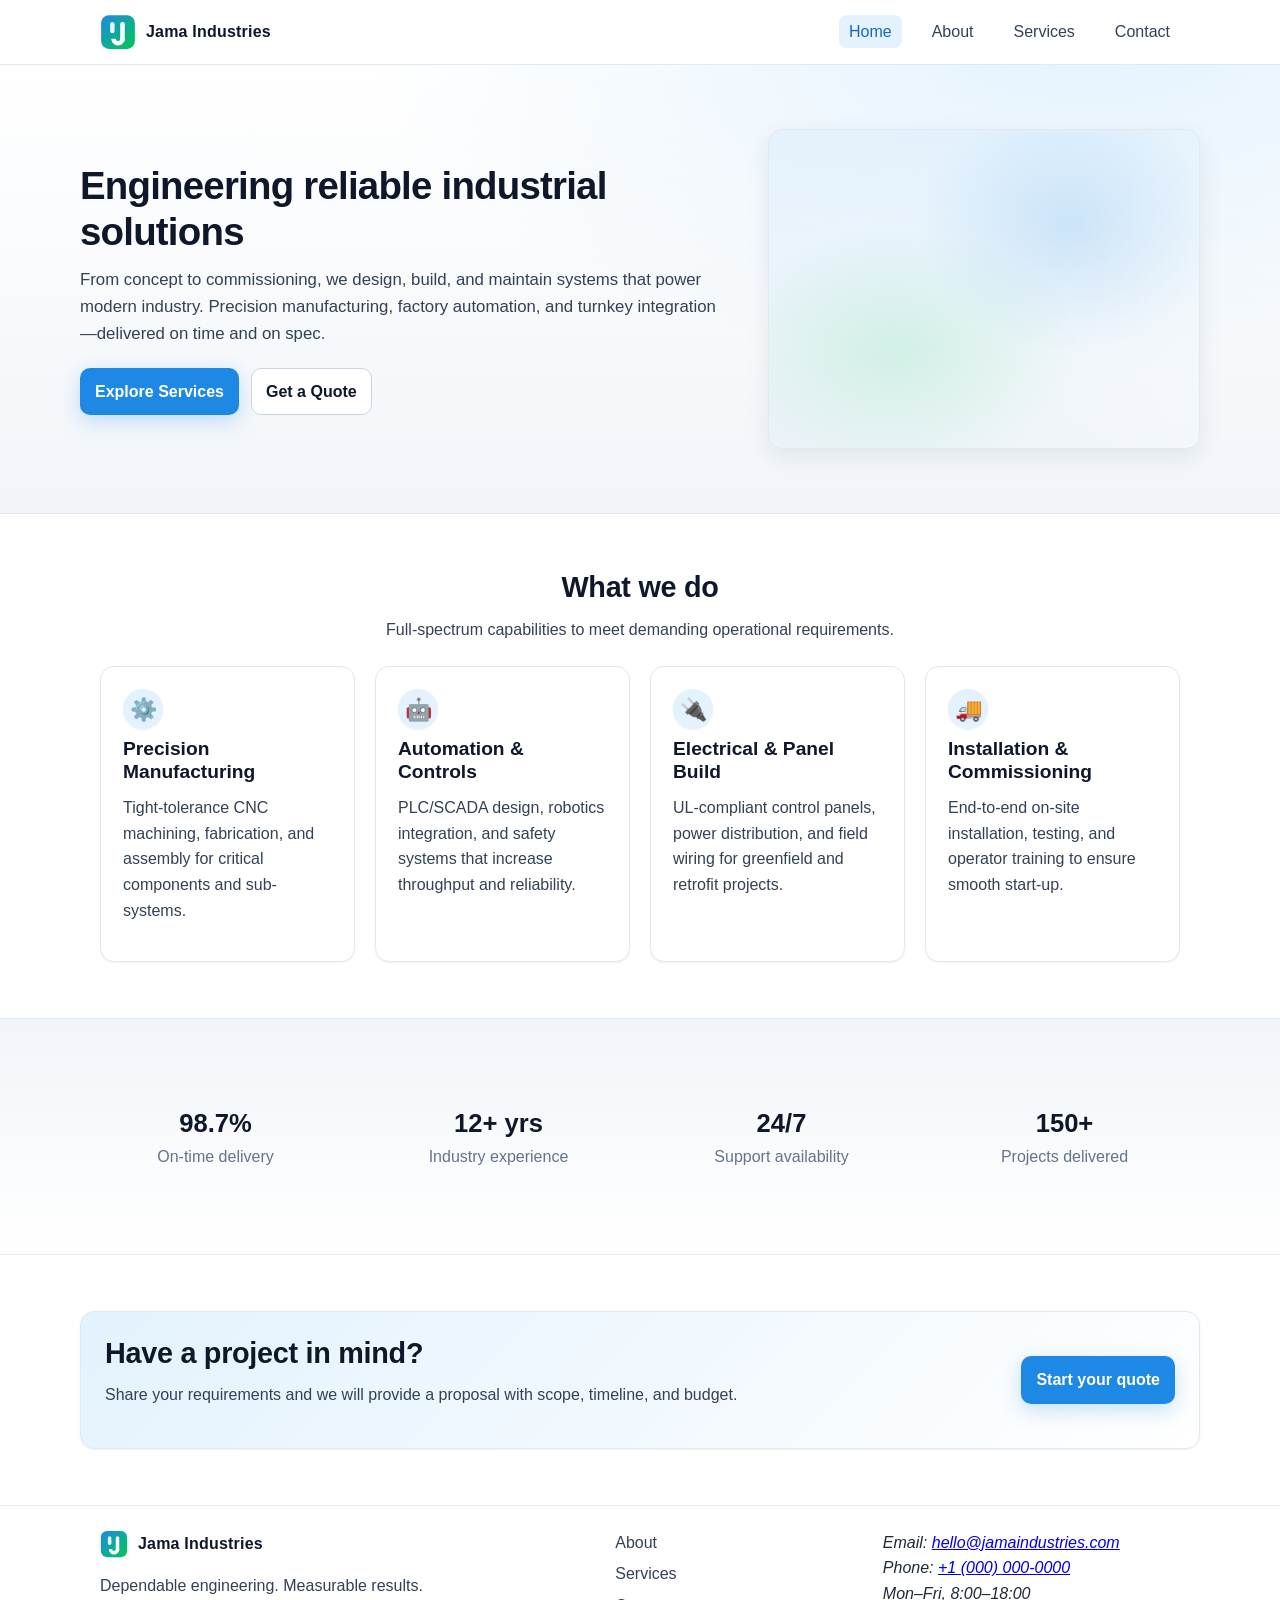
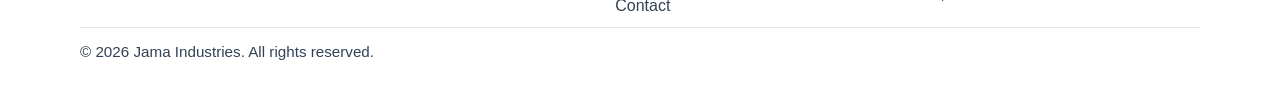
<file: jamaindustries/index.html>
<!doctype html>
<html lang="en" class="no-js">
  <head>
    <meta charset="utf-8" />
    <meta name="viewport" content="width=device-width, initial-scale=1" />
    <meta name="description" content="Jama Industries engineers reliable industrial solutions: manufacturing, automation, and turnkey systems from concept to commissioning." />
    <title>Jama Industries — Industrial Engineering & Manufacturing</title>
    <link rel="icon" href="assets/img/logo.svg" type="image/svg+xml" />
    <link rel="stylesheet" href="assets/css/styles.css" />
    <script defer src="assets/js/main.js"></script>
  </head>
  <body>
    <header class="site-header">
      <div class="container header-inner">
        <a class="brand" href="index.html" aria-label="Jama Industries home">
          <img src="assets/img/logo.svg" alt="Jama Industries logo" width="36" height="36" />
          <span class="brand-name">Jama Industries</span>
        </a>
        <button class="nav-toggle" aria-label="Toggle menu" aria-expanded="false" aria-controls="site-nav">
          <span class="nav-toggle-bar"></span>
          <span class="nav-toggle-bar"></span>
          <span class="nav-toggle-bar"></span>
        </button>
        <nav id="site-nav" class="site-nav" aria-label="Primary">
          <ul>
            <li><a href="index.html" data-nav="home">Home</a></li>
            <li><a href="about.html" data-nav="about">About</a></li>
            <li><a href="services.html" data-nav="services">Services</a></li>
            <li><a href="contact.html" data-nav="contact">Contact</a></li>
          </ul>
        </nav>
      </div>
    </header>

    <main id="content" tabindex="-1">
      <section class="hero">
        <div class="container hero-inner">
          <div class="hero-copy">
            <h1>Engineering reliable industrial solutions</h1>
            <p>From concept to commissioning, we design, build, and maintain systems that power modern industry. Precision manufacturing, factory automation, and turnkey integration—delivered on time and on spec.</p>
            <div class="hero-ctas">
              <a class="btn btn-primary" href="services.html">Explore Services</a>
              <a class="btn btn-secondary" href="contact.html">Get a Quote</a>
            </div>
          </div>
          <div class="hero-art" aria-hidden="true"></div>
        </div>
      </section>

      <section class="section features">
        <div class="container">
          <div class="section-head">
            <h2>What we do</h2>
            <p>Full-spectrum capabilities to meet demanding operational requirements.</p>
          </div>
          <div class="grid features-grid">
            <article class="card feature">
              <div class="icon circle">⚙️</div>
              <h3>Precision Manufacturing</h3>
              <p>Tight-tolerance CNC machining, fabrication, and assembly for critical components and sub-systems.</p>
            </article>
            <article class="card feature">
              <div class="icon circle">🤖</div>
              <h3>Automation & Controls</h3>
              <p>PLC/SCADA design, robotics integration, and safety systems that increase throughput and reliability.</p>
            </article>
            <article class="card feature">
              <div class="icon circle">🔌</div>
              <h3>Electrical & Panel Build</h3>
              <p>UL-compliant control panels, power distribution, and field wiring for greenfield and retrofit projects.</p>
            </article>
            <article class="card feature">
              <div class="icon circle">🚚</div>
              <h3>Installation & Commissioning</h3>
              <p>End-to-end on-site installation, testing, and operator training to ensure smooth start-up.</p>
            </article>
          </div>
        </div>
      </section>

      <section class="section stats">
        <div class="container stats-grid">
          <div class="stat">
            <div class="stat-value">98.7%</div>
            <div class="stat-label">On-time delivery</div>
          </div>
          <div class="stat">
            <div class="stat-value">12+ yrs</div>
            <div class="stat-label">Industry experience</div>
          </div>
          <div class="stat">
            <div class="stat-value">24/7</div>
            <div class="stat-label">Support availability</div>
          </div>
          <div class="stat">
            <div class="stat-value">150+</div>
            <div class="stat-label">Projects delivered</div>
          </div>
        </div>
      </section>

      <section class="section cta">
        <div class="container cta-inner">
          <div class="cta-copy">
            <h2>Have a project in mind?</h2>
            <p>Share your requirements and we will provide a proposal with scope, timeline, and budget.</p>
          </div>
          <div class="cta-actions">
            <a class="btn btn-primary" href="contact.html">Start your quote</a>
          </div>
        </div>
      </section>
    </main>

    <footer class="site-footer">
      <div class="container footer-grid">
        <div class="footer-brand">
          <a class="brand" href="index.html">
            <img src="assets/img/logo.svg" alt="Jama Industries logo" width="28" height="28" />
            <span class="brand-name">Jama Industries</span>
          </a>
          <p class="footer-tagline">Dependable engineering. Measurable results.</p>
        </div>
        <nav class="footer-nav" aria-label="Footer">
          <ul>
            <li><a href="about.html">About</a></li>
            <li><a href="services.html">Services</a></li>
            <li><a href="contact.html">Contact</a></li>
          </ul>
        </nav>
        <address class="footer-contact">
          <div>Email: <a href="mailto:hello@jamaindustries.com">hello@jamaindustries.com</a></div>
          <div>Phone: <a href="tel:+10000000000">+1 (000) 000-0000</a></div>
          <div>Mon–Fri, 8:00–18:00</div>
        </address>
      </div>
      <div class="container footer-bottom">
        <p>© <span id="year"></span> Jama Industries. All rights reserved.</p>
      </div>
    </footer>
  </body>
</html>
</file>
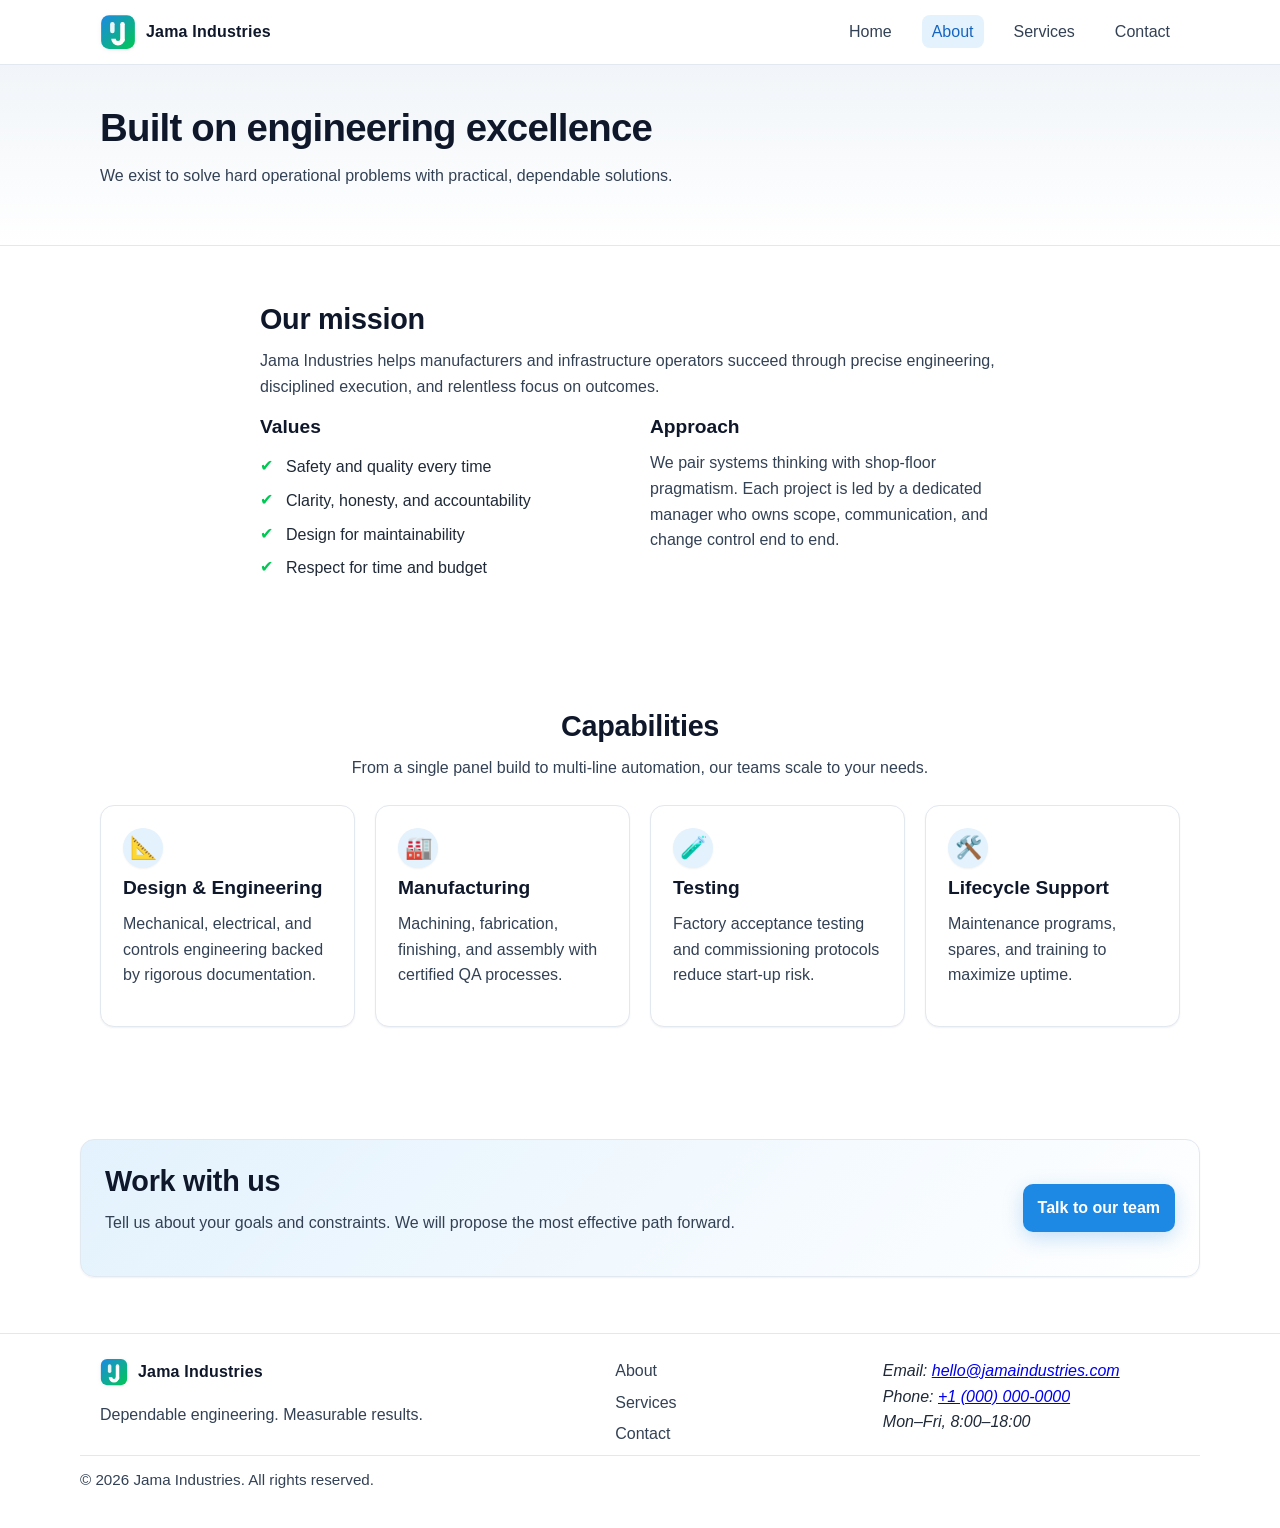
<file: jamaindustries/about.html>
<!doctype html>
<html lang="en" class="no-js">
  <head>
    <meta charset="utf-8" />
    <meta name="viewport" content="width=device-width, initial-scale=1" />
    <meta name="description" content="About Jama Industries: mission, values, and team behind our industrial engineering and manufacturing services." />
    <title>About — Jama Industries</title>
    <link rel="icon" href="assets/img/logo.svg" type="image/svg+xml" />
    <link rel="stylesheet" href="assets/css/styles.css" />
    <script defer src="assets/js/main.js"></script>
  </head>
  <body>
    <header class="site-header">
      <div class="container header-inner">
        <a class="brand" href="index.html" aria-label="Jama Industries home">
          <img src="assets/img/logo.svg" alt="Jama Industries logo" width="36" height="36" />
          <span class="brand-name">Jama Industries</span>
        </a>
        <button class="nav-toggle" aria-label="Toggle menu" aria-expanded="false" aria-controls="site-nav">
          <span class="nav-toggle-bar"></span>
          <span class="nav-toggle-bar"></span>
          <span class="nav-toggle-bar"></span>
        </button>
        <nav id="site-nav" class="site-nav" aria-label="Primary">
          <ul>
            <li><a href="index.html" data-nav="home">Home</a></li>
            <li><a href="about.html" data-nav="about">About</a></li>
            <li><a href="services.html" data-nav="services">Services</a></li>
            <li><a href="contact.html" data-nav="contact">Contact</a></li>
          </ul>
        </nav>
      </div>
    </header>

    <main id="content" tabindex="-1">
      <section class="page-hero">
        <div class="container">
          <h1>Built on engineering excellence</h1>
          <p>We exist to solve hard operational problems with practical, dependable solutions.</p>
        </div>
      </section>

      <section class="section">
        <div class="container narrow">
          <h2>Our mission</h2>
          <p>Jama Industries helps manufacturers and infrastructure operators succeed through precise engineering, disciplined execution, and relentless focus on outcomes.</p>
          <div class="grid two">
            <div>
              <h3>Values</h3>
              <ul class="checklist">
                <li>Safety and quality every time</li>
                <li>Clarity, honesty, and accountability</li>
                <li>Design for maintainability</li>
                <li>Respect for time and budget</li>
              </ul>
            </div>
            <div>
              <h3>Approach</h3>
              <p>We pair systems thinking with shop-floor pragmatism. Each project is led by a dedicated manager who owns scope, communication, and change control end to end.</p>
            </div>
          </div>
        </div>
      </section>

      <section class="section">
        <div class="container">
          <div class="section-head">
            <h2>Capabilities</h2>
            <p>From a single panel build to multi-line automation, our teams scale to your needs.</p>
          </div>
          <div class="grid features-grid">
            <article class="card feature">
              <div class="icon circle">📐</div>
              <h3>Design & Engineering</h3>
              <p>Mechanical, electrical, and controls engineering backed by rigorous documentation.</p>
            </article>
            <article class="card feature">
              <div class="icon circle">🏭</div>
              <h3>Manufacturing</h3>
              <p>Machining, fabrication, finishing, and assembly with certified QA processes.</p>
            </article>
            <article class="card feature">
              <div class="icon circle">🧪</div>
              <h3>Testing</h3>
              <p>Factory acceptance testing and commissioning protocols reduce start-up risk.</p>
            </article>
            <article class="card feature">
              <div class="icon circle">🛠️</div>
              <h3>Lifecycle Support</h3>
              <p>Maintenance programs, spares, and training to maximize uptime.</p>
            </article>
          </div>
        </div>
      </section>

      <section class="section cta">
        <div class="container cta-inner">
          <div class="cta-copy">
            <h2>Work with us</h2>
            <p>Tell us about your goals and constraints. We will propose the most effective path forward.</p>
          </div>
          <div class="cta-actions">
            <a class="btn btn-primary" href="contact.html">Talk to our team</a>
          </div>
        </div>
      </section>
    </main>

    <footer class="site-footer">
      <div class="container footer-grid">
        <div class="footer-brand">
          <a class="brand" href="index.html">
            <img src="assets/img/logo.svg" alt="Jama Industries logo" width="28" height="28" />
            <span class="brand-name">Jama Industries</span>
          </a>
          <p class="footer-tagline">Dependable engineering. Measurable results.</p>
        </div>
        <nav class="footer-nav" aria-label="Footer">
          <ul>
            <li><a href="about.html">About</a></li>
            <li><a href="services.html">Services</a></li>
            <li><a href="contact.html">Contact</a></li>
          </ul>
        </nav>
        <address class="footer-contact">
          <div>Email: <a href="mailto:hello@jamaindustries.com">hello@jamaindustries.com</a></div>
          <div>Phone: <a href="tel:+10000000000">+1 (000) 000-0000</a></div>
          <div>Mon–Fri, 8:00–18:00</div>
        </address>
      </div>
      <div class="container footer-bottom">
        <p>© <span id="year"></span> Jama Industries. All rights reserved.</p>
      </div>
    </footer>
  </body>
</html>
</file>
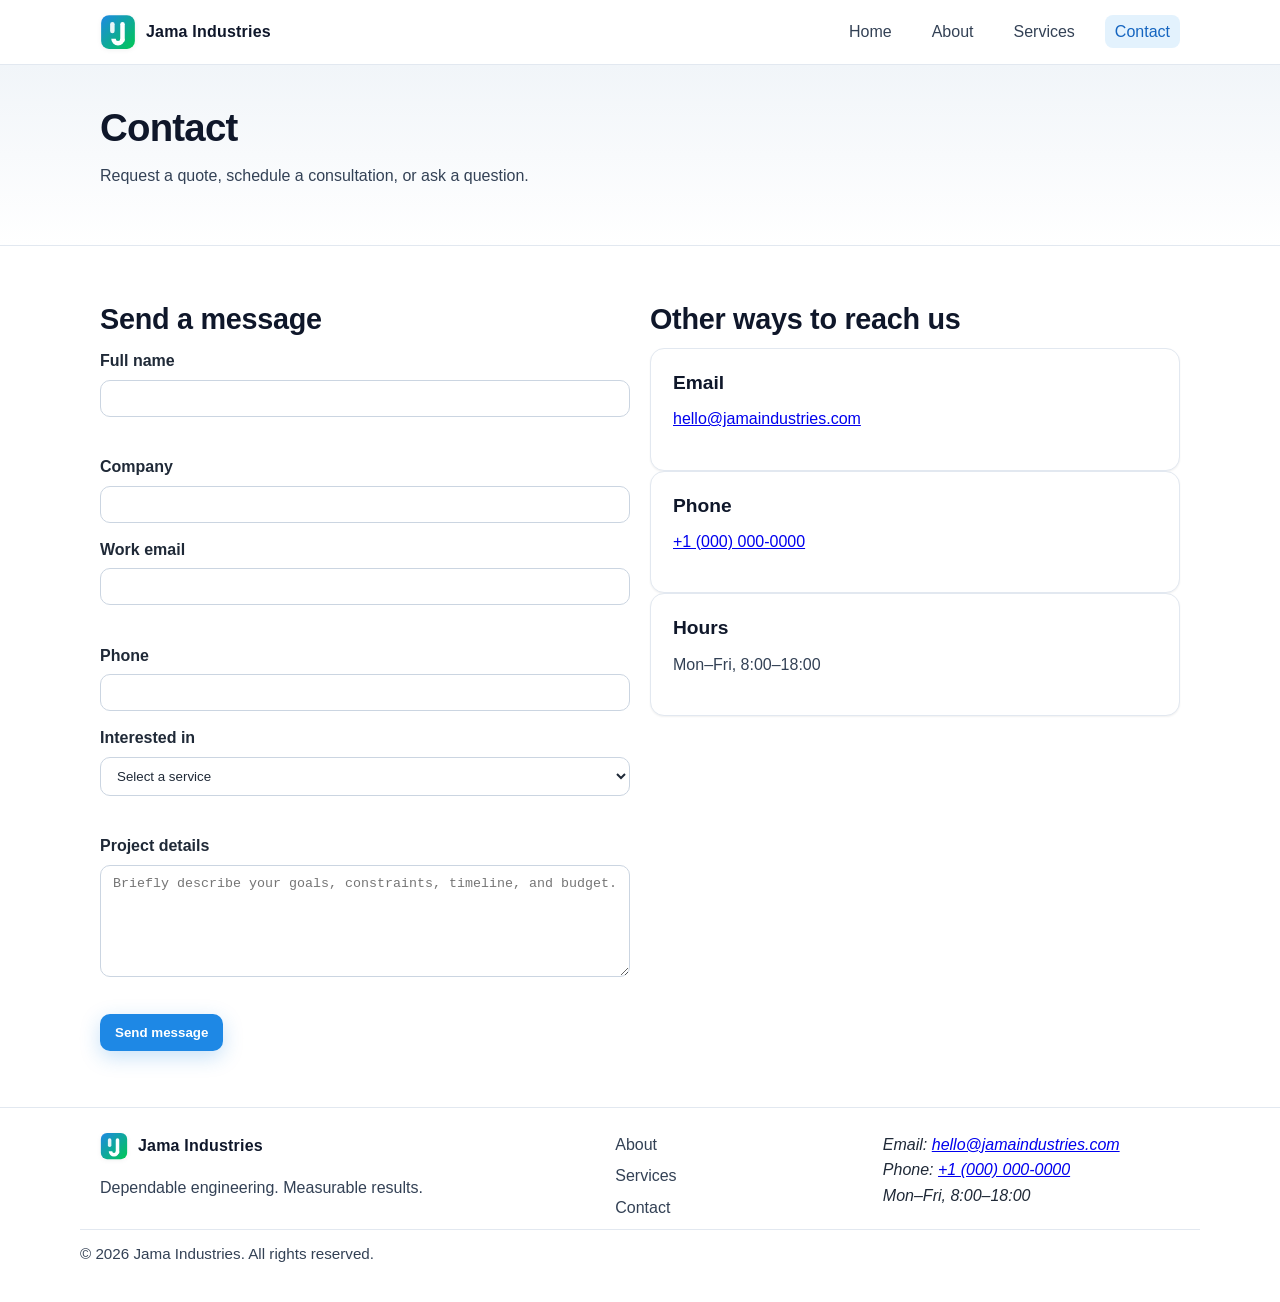
<file: jamaindustries/contact.html>
<!doctype html>
<html lang="en" class="no-js">
  <head>
    <meta charset="utf-8" />
    <meta name="viewport" content="width=device-width, initial-scale=1" />
    <meta name="description" content="Contact Jama Industries for quotes, support, or general inquiries." />
    <title>Contact — Jama Industries</title>
    <link rel="icon" href="assets/img/logo.svg" type="image/svg+xml" />
    <link rel="stylesheet" href="assets/css/styles.css" />
    <script defer src="assets/js/main.js"></script>
  </head>
  <body>
    <header class="site-header">
      <div class="container header-inner">
        <a class="brand" href="index.html" aria-label="Jama Industries home">
          <img src="assets/img/logo.svg" alt="Jama Industries logo" width="36" height="36" />
          <span class="brand-name">Jama Industries</span>
        </a>
        <button class="nav-toggle" aria-label="Toggle menu" aria-expanded="false" aria-controls="site-nav">
          <span class="nav-toggle-bar"></span>
          <span class="nav-toggle-bar"></span>
          <span class="nav-toggle-bar"></span>
        </button>
        <nav id="site-nav" class="site-nav" aria-label="Primary">
          <ul>
            <li><a href="index.html" data-nav="home">Home</a></li>
            <li><a href="about.html" data-nav="about">About</a></li>
            <li><a href="services.html" data-nav="services">Services</a></li>
            <li><a href="contact.html" data-nav="contact">Contact</a></li>
          </ul>
        </nav>
      </div>
    </header>

    <main id="content" tabindex="-1">
      <section class="page-hero">
        <div class="container">
          <h1>Contact</h1>
          <p>Request a quote, schedule a consultation, or ask a question.</p>
        </div>
      </section>

      <section class="section">
        <div class="container grid two contact-grid">
          <div>
            <h2>Send a message</h2>
            <form id="contact-form" novalidate>
              <div class="form-row">
                <label for="name">Full name</label>
                <input id="name" name="name" type="text" autocomplete="name" required />
                <span class="error" data-for="name"></span>
              </div>
              <div class="form-row">
                <label for="company">Company</label>
                <input id="company" name="company" type="text" autocomplete="organization" />
              </div>
              <div class="form-row">
                <label for="email">Work email</label>
                <input id="email" name="email" type="email" autocomplete="email" required />
                <span class="error" data-for="email"></span>
              </div>
              <div class="form-row">
                <label for="phone">Phone</label>
                <input id="phone" name="phone" type="tel" autocomplete="tel" />
              </div>
              <div class="form-row">
                <label for="service">Interested in</label>
                <select id="service" name="service" required>
                  <option value="" selected disabled>Select a service</option>
                  <option>Precision Manufacturing</option>
                  <option>Automation & Controls</option>
                  <option>Electrical & Panel Build</option>
                  <option>Installation & Commissioning</option>
                  <option>Other</option>
                </select>
                <span class="error" data-for="service"></span>
              </div>
              <div class="form-row">
                <label for="message">Project details</label>
                <textarea id="message" name="message" rows="6" required placeholder="Briefly describe your goals, constraints, timeline, and budget."></textarea>
                <span class="error" data-for="message"></span>
              </div>

              <input type="text" name="company_website" id="company_website" class="hp" tabindex="-1" autocomplete="off" aria-hidden="true" />

              <div class="form-actions">
                <button class="btn btn-primary" type="submit">Send message</button>
                <p class="form-status" role="status" aria-live="polite"></p>
              </div>
            </form>
          </div>
          <div>
            <h2>Other ways to reach us</h2>
            <div class="contact-cards">
              <div class="card">
                <h3>Email</h3>
                <p><a href="mailto:hello@jamaindustries.com">hello@jamaindustries.com</a></p>
              </div>
              <div class="card">
                <h3>Phone</h3>
                <p><a href="tel:+10000000000">+1 (000) 000-0000</a></p>
              </div>
              <div class="card">
                <h3>Hours</h3>
                <p>Mon–Fri, 8:00–18:00</p>
              </div>
            </div>
          </div>
        </div>
      </section>
    </main>

    <footer class="site-footer">
      <div class="container footer-grid">
        <div class="footer-brand">
          <a class="brand" href="index.html">
            <img src="assets/img/logo.svg" alt="Jama Industries logo" width="28" height="28" />
            <span class="brand-name">Jama Industries</span>
          </a>
          <p class="footer-tagline">Dependable engineering. Measurable results.</p>
        </div>
        <nav class="footer-nav" aria-label="Footer">
          <ul>
            <li><a href="about.html">About</a></li>
            <li><a href="services.html">Services</a></li>
            <li><a href="contact.html">Contact</a></li>
          </ul>
        </nav>
        <address class="footer-contact">
          <div>Email: <a href="mailto:hello@jamaindustries.com">hello@jamaindustries.com</a></div>
          <div>Phone: <a href="tel:+10000000000">+1 (000) 000-0000</a></div>
          <div>Mon–Fri, 8:00–18:00</div>
        </address>
      </div>
      <div class="container footer-bottom">
        <p>© <span id="year"></span> Jama Industries. All rights reserved.</p>
      </div>
    </footer>
  </body>
</html>
</file>
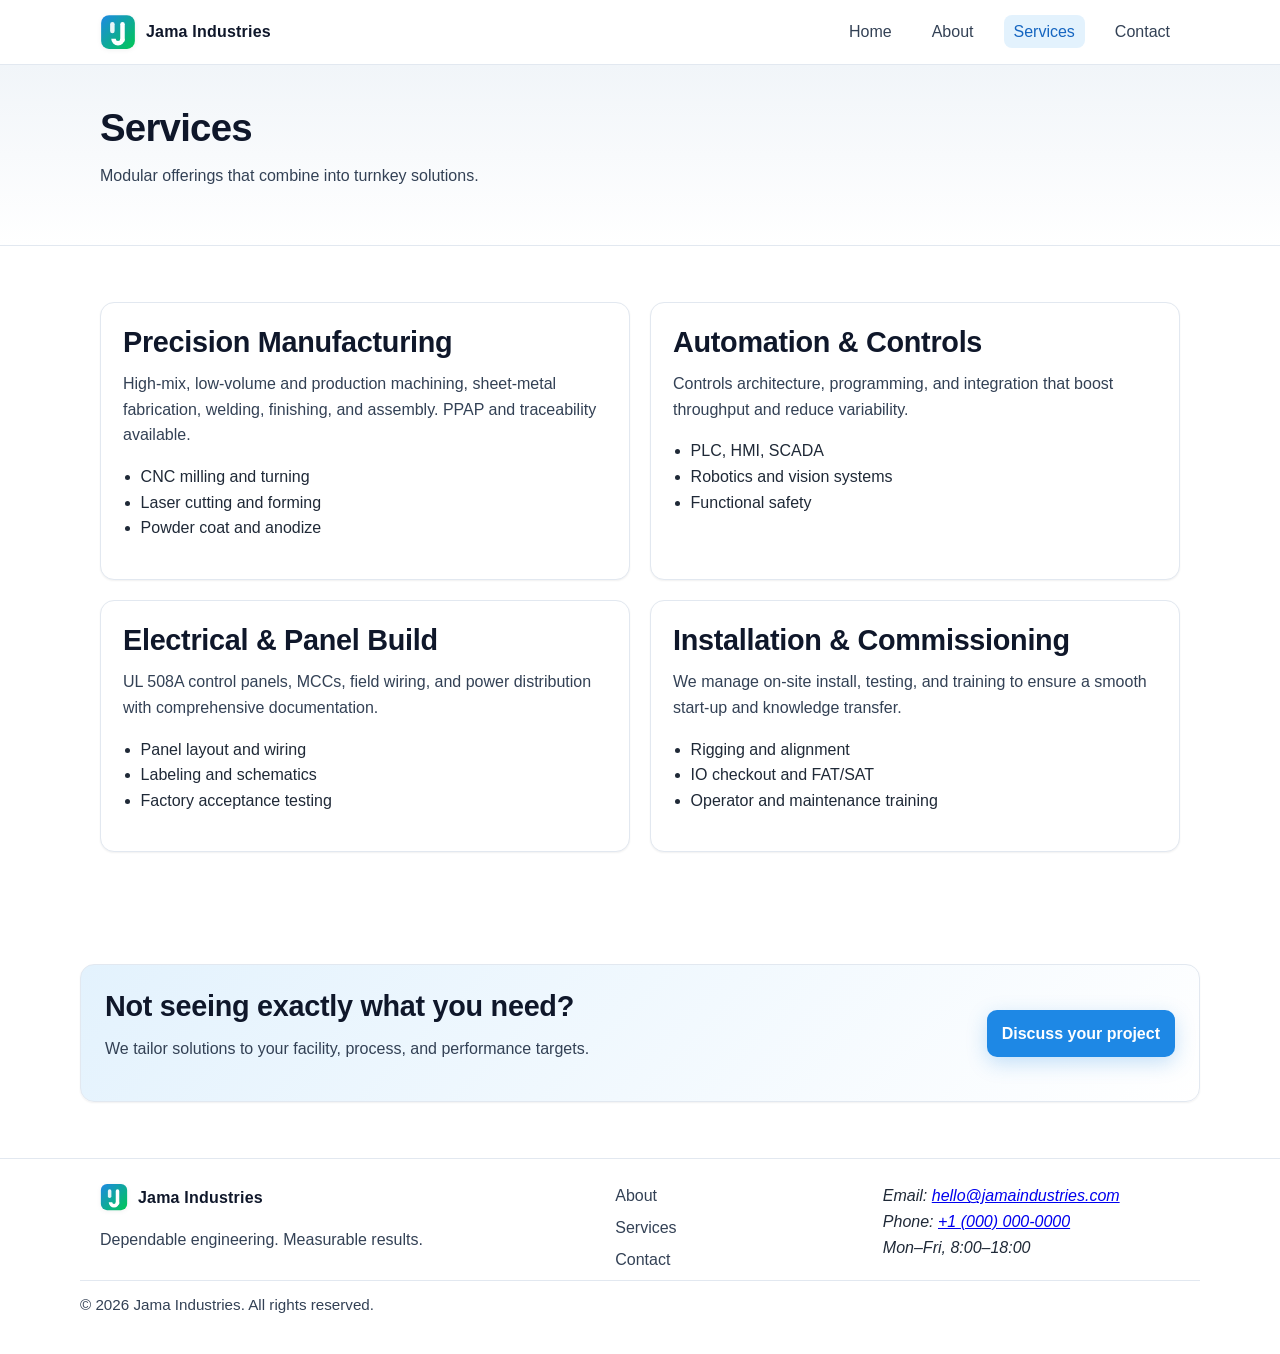
<file: jamaindustries/services.html>
<!doctype html>
<html lang="en" class="no-js">
  <head>
    <meta charset="utf-8" />
    <meta name="viewport" content="width=device-width, initial-scale=1" />
    <meta name="description" content="Jama Industries services: precision manufacturing, automation & controls, electrical panel build, installation and commissioning." />
    <title>Services — Jama Industries</title>
    <link rel="icon" href="assets/img/logo.svg" type="image/svg+xml" />
    <link rel="stylesheet" href="assets/css/styles.css" />
    <script defer src="assets/js/main.js"></script>
  </head>
  <body>
    <header class="site-header">
      <div class="container header-inner">
        <a class="brand" href="index.html" aria-label="Jama Industries home">
          <img src="assets/img/logo.svg" alt="Jama Industries logo" width="36" height="36" />
          <span class="brand-name">Jama Industries</span>
        </a>
        <button class="nav-toggle" aria-label="Toggle menu" aria-expanded="false" aria-controls="site-nav">
          <span class="nav-toggle-bar"></span>
          <span class="nav-toggle-bar"></span>
          <span class="nav-toggle-bar"></span>
        </button>
        <nav id="site-nav" class="site-nav" aria-label="Primary">
          <ul>
            <li><a href="index.html" data-nav="home">Home</a></li>
            <li><a href="about.html" data-nav="about">About</a></li>
            <li><a href="services.html" data-nav="services">Services</a></li>
            <li><a href="contact.html" data-nav="contact">Contact</a></li>
          </ul>
        </nav>
      </div>
    </header>

    <main id="content" tabindex="-1">
      <section class="page-hero">
        <div class="container">
          <h1>Services</h1>
          <p>Modular offerings that combine into turnkey solutions.</p>
        </div>
      </section>

      <section class="section">
        <div class="container">
          <div class="grid services-grid">
            <article class="card service">
              <h2>Precision Manufacturing</h2>
              <p>High-mix, low-volume and production machining, sheet-metal fabrication, welding, finishing, and assembly. PPAP and traceability available.</p>
              <ul class="bullets">
                <li>CNC milling and turning</li>
                <li>Laser cutting and forming</li>
                <li>Powder coat and anodize</li>
              </ul>
            </article>
            <article class="card service">
              <h2>Automation & Controls</h2>
              <p>Controls architecture, programming, and integration that boost throughput and reduce variability.</p>
              <ul class="bullets">
                <li>PLC, HMI, SCADA</li>
                <li>Robotics and vision systems</li>
                <li>Functional safety</li>
              </ul>
            </article>
            <article class="card service">
              <h2>Electrical & Panel Build</h2>
              <p>UL 508A control panels, MCCs, field wiring, and power distribution with comprehensive documentation.</p>
              <ul class="bullets">
                <li>Panel layout and wiring</li>
                <li>Labeling and schematics</li>
                <li>Factory acceptance testing</li>
              </ul>
            </article>
            <article class="card service">
              <h2>Installation & Commissioning</h2>
              <p>We manage on-site install, testing, and training to ensure a smooth start-up and knowledge transfer.</p>
              <ul class="bullets">
                <li>Rigging and alignment</li>
                <li>IO checkout and FAT/SAT</li>
                <li>Operator and maintenance training</li>
              </ul>
            </article>
          </div>
        </div>
      </section>

      <section class="section cta">
        <div class="container cta-inner">
          <div class="cta-copy">
            <h2>Not seeing exactly what you need?</h2>
            <p>We tailor solutions to your facility, process, and performance targets.</p>
          </div>
          <div class="cta-actions">
            <a class="btn btn-primary" href="contact.html">Discuss your project</a>
          </div>
        </div>
      </section>
    </main>

    <footer class="site-footer">
      <div class="container footer-grid">
        <div class="footer-brand">
          <a class="brand" href="index.html">
            <img src="assets/img/logo.svg" alt="Jama Industries logo" width="28" height="28" />
            <span class="brand-name">Jama Industries</span>
          </a>
          <p class="footer-tagline">Dependable engineering. Measurable results.</p>
        </div>
        <nav class="footer-nav" aria-label="Footer">
          <ul>
            <li><a href="about.html">About</a></li>
            <li><a href="services.html">Services</a></li>
            <li><a href="contact.html">Contact</a></li>
          </ul>
        </nav>
        <address class="footer-contact">
          <div>Email: <a href="mailto:hello@jamaindustries.com">hello@jamaindustries.com</a></div>
          <div>Phone: <a href="tel:+10000000000">+1 (000) 000-0000</a></div>
          <div>Mon–Fri, 8:00–18:00</div>
        </address>
      </div>
      <div class="container footer-bottom">
        <p>© <span id="year"></span> Jama Industries. All rights reserved.</p>
      </div>
    </footer>
  </body>
</html>
</file>
<file: jamaindustries/assets/css/styles.css>
/* CSS reset and variables */
:root {
  --brand-50: #e3f2fd;
  --brand-100: #bbdefb;
  --brand-600: #1e88e5;
  --brand-700: #1565c0;
  --accent-600: #00c853;
  --neutral-900: #0f172a;
  --neutral-800: #1f2937;
  --neutral-700: #334155;
  --neutral-600: #475569;
  --neutral-500: #64748b;
  --neutral-400: #94a3b8;
  --neutral-300: #cbd5e1;
  --neutral-200: #e2e8f0;
  --neutral-100: #f1f5f9;
  --white: #ffffff;

  --max-w: 1120px;
  --radius-lg: 14px;
  --radius-md: 10px;
  --radius-sm: 8px;
  --shadow-sm: 0 1px 2px rgba(0, 0, 0, 0.06);
  --shadow-md: 0 8px 24px rgba(15, 23, 42, 0.08);
  --shadow-lg: 0 24px 48px rgba(15, 23, 42, 0.12);
}

* {
  box-sizing: border-box;
}

html { scroll-behavior: smooth; }

body {
  margin: 0;
  font-family: -apple-system, BlinkMacSystemFont, "Segoe UI", Roboto, "Helvetica Neue", Arial, "Noto Sans", "Liberation Sans", sans-serif;
  color: var(--neutral-800);
  background: var(--white);
  line-height: 1.6;
}

img { display: block; max-width: 100%; height: auto; }

h1, h2, h3 { color: var(--neutral-900); line-height: 1.2; margin: 0 0 12px; }
h1 { font-size: 2.4rem; letter-spacing: -0.02em; }
h2 { font-size: 1.8rem; letter-spacing: -0.01em; }
h3 { font-size: 1.2rem; }

p { margin: 0 0 16px; color: var(--neutral-700); }

ul { padding-left: 1.1rem; }

.container {
  width: 100%;
  max-width: var(--max-w);
  padding: 0 20px;
  margin: 0 auto;
}

.narrow { max-width: 800px; }

/* Header */
.site-header {
  position: sticky;
  top: 0;
  z-index: 20;
  background: rgba(255, 255, 255, .8);
  backdrop-filter: saturate(180%) blur(10px);
  border-bottom: 1px solid var(--neutral-200);
}

.header-inner {
  display: flex;
  align-items: center;
  justify-content: space-between;
  height: 64px;
}

.brand { display: inline-flex; align-items: center; gap: 10px; text-decoration: none; }
.brand-name { color: var(--neutral-900); font-weight: 700; letter-spacing: .2px; }
.brand img { filter: drop-shadow(var(--shadow-sm)); }

.site-nav ul { list-style: none; display: flex; gap: 20px; margin: 0; padding: 0; }
.site-nav a { color: var(--neutral-700); text-decoration: none; padding: 8px 10px; border-radius: 8px; transition: background .2s, color .2s; }
.site-nav a:hover { background: var(--neutral-100); color: var(--neutral-900); }
.site-nav a.active { color: var(--brand-700); background: var(--brand-50); }

.nav-toggle { display: none; background: transparent; border: 0; padding: 10px; border-radius: 8px; }
.nav-toggle:focus-visible { outline: 2px solid var(--brand-600); }
.nav-toggle-bar { display: block; width: 24px; height: 2px; background: var(--neutral-800); margin: 5px 0; border-radius: 2px; }

/* Hero */
.hero {
  background: radial-gradient(1200px 600px at 85% -10%, var(--brand-50), transparent 60%),
              linear-gradient(180deg, var(--white), var(--neutral-100));
  border-bottom: 1px solid var(--neutral-200);
}
.hero-inner { display: grid; grid-template-columns: 1.2fr .8fr; gap: 40px; padding: 64px 0; align-items: center; }
.hero-copy p { font-size: 1.05rem; }
.hero-ctas { display: flex; gap: 12px; margin-top: 20px; }
.hero-art { height: 320px; border-radius: var(--radius-lg); background:
  radial-gradient(220px 180px at 70% 30%, rgba(30, 136, 229, .15), transparent 70%),
  radial-gradient(260px 180px at 30% 70%, rgba(0, 200, 83, .12), transparent 70%),
  linear-gradient(135deg, rgba(30, 136, 229, .06), rgba(0,0,0,0));
  border: 1px solid var(--neutral-200);
  box-shadow: var(--shadow-md);
}

/* Sections */
.section { padding: 56px 0; }
.section-head { text-align: center; margin-bottom: 24px; }

/* Cards & grids */
.grid { display: grid; gap: 20px; }
.grid.two { grid-template-columns: repeat(2, minmax(0, 1fr)); }
.features-grid { grid-template-columns: repeat(4, minmax(0, 1fr)); }
.services-grid { grid-template-columns: repeat(2, minmax(0, 1fr)); }

.card {
  background: var(--white);
  border: 1px solid var(--neutral-200);
  border-radius: var(--radius-lg);
  padding: 22px;
  box-shadow: var(--shadow-sm);
}

.feature .icon { font-size: 22px; }
.icon.circle { width: 40px; height: 40px; border-radius: 50%; background: var(--brand-50); color: var(--brand-700); display: inline-flex; align-items: center; justify-content: center; box-shadow: var(--shadow-sm); margin-bottom: 8px; }

/* Stats */
.stats { background: linear-gradient(180deg, var(--neutral-100), var(--white)); border-top: 1px solid var(--neutral-200); border-bottom: 1px solid var(--neutral-200); }
.stats-grid { display: grid; grid-template-columns: repeat(4, minmax(0, 1fr)); gap: 12px; padding: 12px 0; }
.stat { text-align: center; padding: 16px; }
.stat-value { font-size: 1.6rem; font-weight: 800; color: var(--neutral-900); }
.stat-label { color: var(--neutral-500); }

/* CTA */
.cta-inner { display: flex; align-items: center; justify-content: space-between; gap: 20px; background: linear-gradient(135deg, var(--brand-50), var(--white)); border: 1px solid var(--neutral-200); border-radius: var(--radius-lg); padding: 24px; box-shadow: var(--shadow-sm); }

/* Footer */
.site-footer { background: var(--white); border-top: 1px solid var(--neutral-200); }
.footer-grid { display: grid; grid-template-columns: 2fr 1fr 1.2fr; gap: 20px; padding-top: 24px; padding-bottom: 8px; }
.footer-tagline { margin-top: 8px; }
.footer-nav ul { list-style: none; padding: 0; margin: 0; display: grid; gap: 6px; }
.footer-nav a { color: var(--neutral-700); text-decoration: none; }
.footer-bottom { border-top: 1px solid var(--neutral-200); padding: 12px 0 20px; font-size: .95rem; color: var(--neutral-600); }

/* Buttons */
.btn { display: inline-flex; align-items: center; justify-content: center; gap: 8px; padding: 10px 14px; border-radius: 10px; text-decoration: none; font-weight: 600; border: 1px solid transparent; cursor: pointer; }
.btn-primary { background: var(--brand-600); color: var(--white); box-shadow: 0 6px 20px rgba(30, 136, 229, .25); }
.btn-primary:hover { background: var(--brand-700); }
.btn-secondary { background: var(--white); color: var(--neutral-900); border-color: var(--neutral-300); }
.btn-secondary:hover { background: var(--neutral-100); }

/* Lists */
.bullets { padding-left: 1.1rem; }
.checklist { list-style: none; padding-left: 0; }
.checklist li { position: relative; padding-left: 26px; margin-bottom: 8px; }
.checklist li::before { content: "✔"; position: absolute; left: 0; top: -1px; color: var(--accent-600); }

/* Forms */
form { width: 100%; }
.form-row { display: grid; gap: 6px; margin-bottom: 14px; }
label { font-weight: 600; color: var(--neutral-800); }
input[type="text"], input[type="email"], input[type="tel"], select, textarea {
  width: 100%;
  padding: 10px 12px;
  border: 1px solid var(--neutral-300);
  border-radius: 10px;
  background: var(--white);
  color: var(--neutral-800);
  transition: border-color .2s, box-shadow .2s;
}
input:focus, select:focus, textarea:focus { outline: none; border-color: var(--brand-600); box-shadow: 0 0 0 3px rgba(30, 136, 229, .2); }
.error { color: #b00020; font-size: .9rem; min-height: 1.2em; }
.hp { position: absolute; left: -10000px; opacity: 0; }
.form-actions { display: flex; flex-wrap: wrap; align-items: center; gap: 12px; }
.form-status { color: var(--neutral-700); }

/* Page hero */
.page-hero { background: linear-gradient(180deg, var(--neutral-100), var(--white)); border-bottom: 1px solid var(--neutral-200); }
.page-hero .container { padding: 40px 20px; }

/* Contact */
.contact-grid .card { height: 100%; }

/* Responsive */
@media (max-width: 960px) {
  .hero-inner { grid-template-columns: 1fr; }
  .features-grid { grid-template-columns: repeat(2, minmax(0, 1fr)); }
  .stats-grid { grid-template-columns: repeat(2, minmax(0, 1fr)); }
  .services-grid { grid-template-columns: 1fr; }
  .footer-grid { grid-template-columns: 1fr 1fr; }
  .cta-inner { flex-direction: column; align-items: flex-start; }
}

@media (max-width: 680px) {
  .header-inner { height: 60px; }
  .nav-toggle { display: inline-block; }
  .site-nav { position: absolute; top: 60px; right: 0; background: var(--white); border: 1px solid var(--neutral-200); border-right: 0; border-top: 0; border-bottom-left-radius: 10px; box-shadow: var(--shadow-md); width: min(280px, 90vw); transform: translateY(-6px); opacity: 0; pointer-events: none; transition: opacity .2s ease; }
  .site-nav.open { opacity: 1; pointer-events: auto; }
  .site-nav ul { flex-direction: column; gap: 0; }
  .site-nav a { display: block; padding: 12px 14px; border-radius: 0; border-bottom: 1px solid var(--neutral-100); }
  .features-grid { grid-template-columns: 1fr; }
  .grid.two { grid-template-columns: 1fr; }
  .footer-grid { grid-template-columns: 1fr; }
}
</file>
